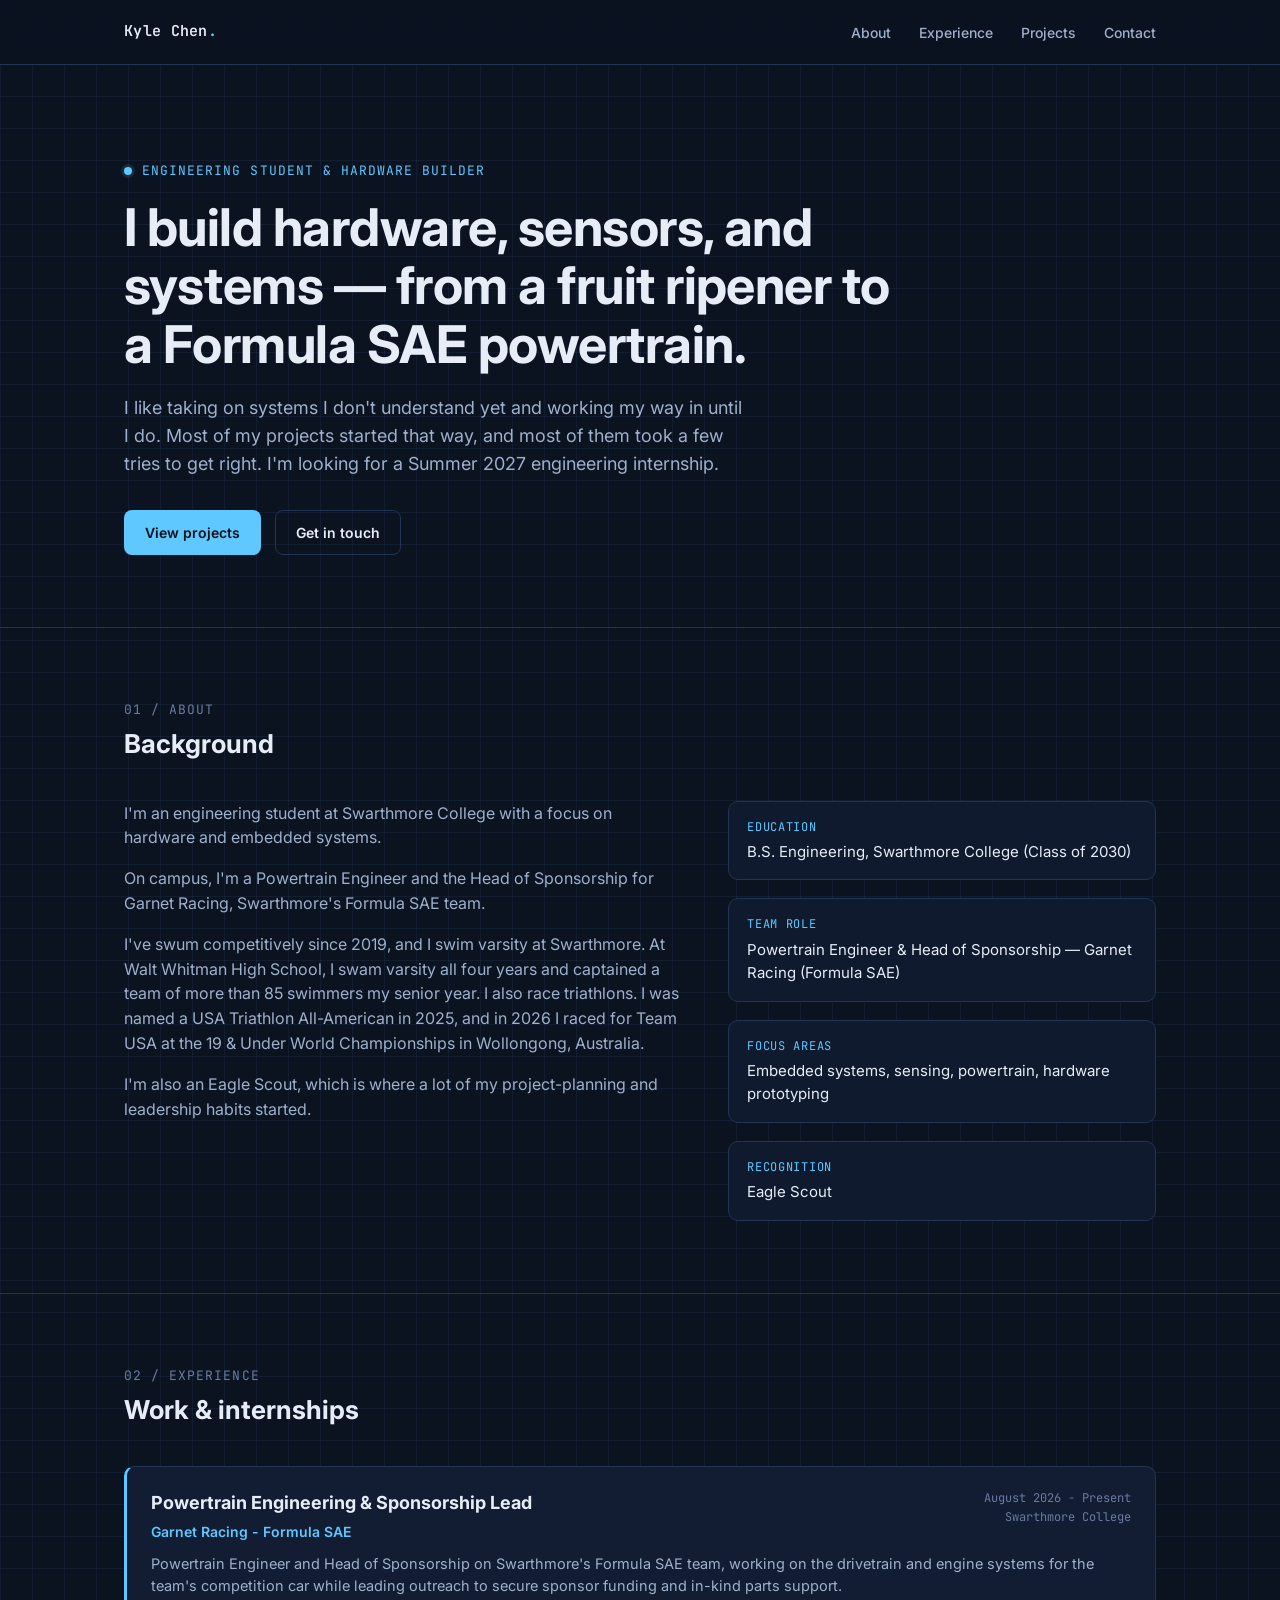
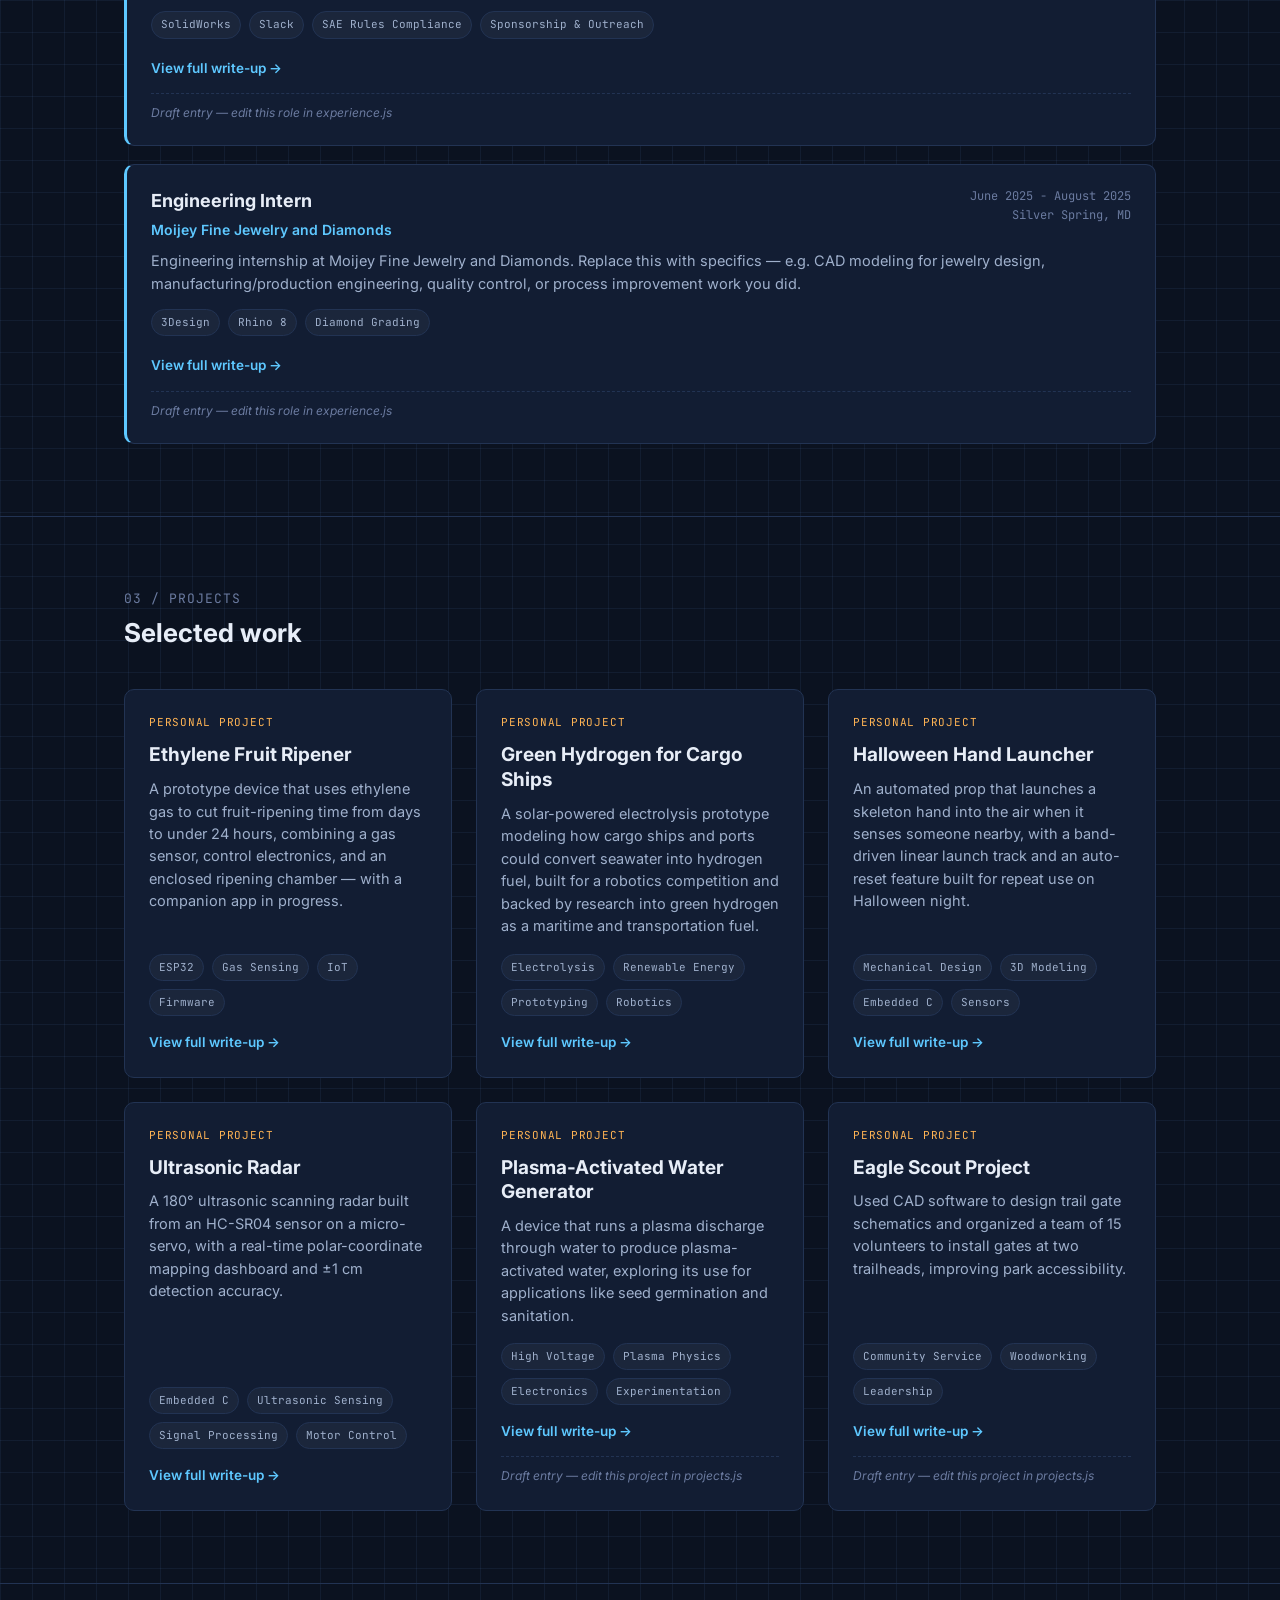
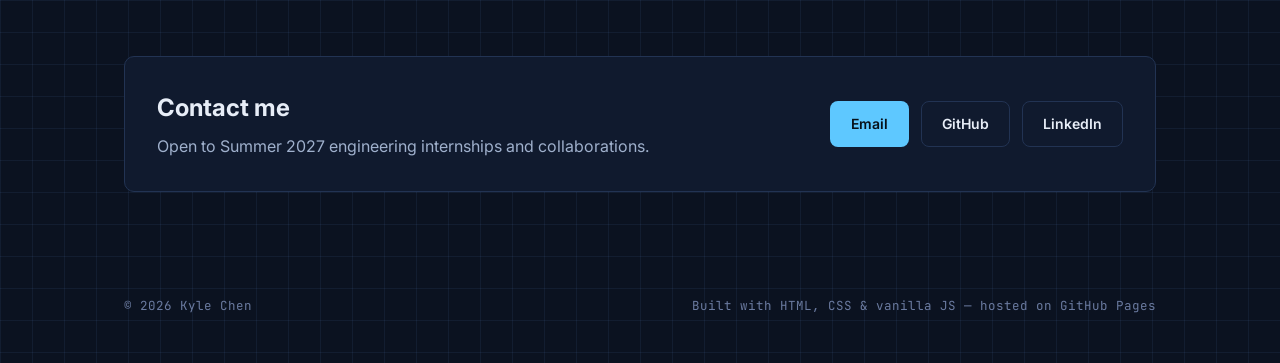
<file: index.html>
<!doctype html>
<html lang="en">
<head>
  <meta charset="UTF-8" />
  <meta name="viewport" content="width=device-width, initial-scale=1.0" />
  <title>Kyle Chen — Engineering Portfolio</title>
  <meta name="description" content="Engineering portfolio of Kyle Chen — Swarthmore College engineering student, Formula SAE powertrain engineer, and hardware/embedded systems builder." />
  <link rel="icon" href="data:image/svg+xml,<svg xmlns=%22http://www.w3.org/2000/svg%22 viewBox=%220 0 100 100%22><rect width=%22100%22 height=%22100%22 rx=%2220%22 fill=%22%230b1220%22/><path d=%22M25 70 L50 25 L75 70%22 stroke=%22%235ec8ff%22 stroke-width=%228%22 fill=%22none%22 stroke-linecap=%22round%22 stroke-linejoin=%22round%22/></svg>" />
  <link rel="preconnect" href="https://fonts.googleapis.com" />
  <link rel="preconnect" href="https://fonts.gstatic.com" crossorigin />
  <link href="https://fonts.googleapis.com/css2?family=Inter:wght@400;500;600;700&family=JetBrains+Mono:wght@400;500;600&display=swap" rel="stylesheet" />
  <link rel="stylesheet" href="styles.css" />
</head>
<body>

  <nav class="nav">
    <div class="wrap">
      <div class="nav-brand">Kyle Chen<span>.</span></div>
      <ul class="nav-links">
        <li><a href="#about">About</a></li>
        <li><a href="#experience">Experience</a></li>
        <li><a href="#projects">Projects</a></li>
        <li><a href="#contact">Contact</a></li>
      </ul>
    </div>
  </nav>

  <header class="hero">
    <div class="wrap">
      <div class="eyebrow">Engineering Student &amp; Hardware Builder</div>
      <h1>I build hardware, sensors, and systems — from a fruit ripener to a Formula SAE powertrain.</h1>
      <p class="lead">
        I like taking on systems I don't understand yet and working my way in
        until I do. Most of my projects started that way, and most of them took
        a few tries to get right. I'm looking for a Summer 2027 engineering
        internship.
      </p>
      <div class="hero-cta">
        <a class="btn btn-primary" href="#projects">View projects</a>
        <a class="btn btn-ghost" href="#contact">Get in touch</a>
      </div>
    </div>
  </header>

  <section id="about">
    <div class="wrap">
      <div class="section-head">
        <div>
          <div class="section-label">01 / About</div>
          <h2>Background</h2>
        </div>
      </div>
      <div class="about-grid">
        <div>
          <p>
            I'm an engineering student at Swarthmore College with a focus on
            hardware and embedded systems.
          </p>
          <p>
            On campus, I'm a Powertrain Engineer and the Head of Sponsorship
            for Garnet Racing, Swarthmore's Formula SAE team.
          </p>
          <p>
            I've swum competitively since 2019, and I swim varsity at
            Swarthmore. At Walt Whitman High School, I swam varsity all four
            years and captained a team of more than 85 swimmers my senior year.
            I also race triathlons. I was named a USA Triathlon All-American in
            2025, and in 2026 I raced for Team USA at the 19 &amp; Under World
            Championships in Wollongong, Australia.
          </p>
          <p>
            I'm also an Eagle Scout, which is where a lot of my project-planning
            and leadership habits started.
          </p>
        </div>
        <ul class="stat-list">
          <li>
            <div class="stat-label">Education</div>
            <div class="stat-value">B.S. Engineering, Swarthmore College (Class of 2030)</div>
          </li>
          <li>
            <div class="stat-label">Team Role</div>
            <div class="stat-value">Powertrain Engineer &amp; Head of Sponsorship — Garnet Racing (Formula SAE)</div>
          </li>
          <li>
            <div class="stat-label">Focus Areas</div>
            <div class="stat-value">Embedded systems, sensing, powertrain, hardware prototyping</div>
          </li>
          <li>
            <div class="stat-label">Recognition</div>
            <div class="stat-value">Eagle Scout</div>
          </li>
        </ul>
      </div>
    </div>
  </section>

  <section id="experience">
    <div class="wrap">
      <div class="section-head">
        <div>
          <div class="section-label">02 / Experience</div>
          <h2>Work &amp; internships</h2>
        </div>
      </div>
      <div class="exp-list" id="experience-list">
        <!-- Rendered from experience.js by main.js -->
      </div>
    </div>
  </section>

  <section id="projects">
    <div class="wrap">
      <div class="section-head">
        <div>
          <div class="section-label">03 / Projects</div>
          <h2>Selected work</h2>
        </div>
      </div>
      <div class="project-grid" id="project-grid">
        <!-- Cards are rendered from projects.js by main.js -->
      </div>
    </div>
  </section>

  <section id="contact">
    <div class="wrap">
      <div class="contact-box">
        <div>
          <h2>Contact me</h2>
          <p>Open to Summer 2027 engineering internships and collaborations.</p>
        </div>
        <div class="contact-links">
          <a class="btn btn-primary" href="mailto:kyle.t.chen@gmail.com">Email</a>
          <a class="btn btn-ghost" href="https://github.com/kyletbchen" target="_blank" rel="noopener">GitHub</a>
          <a class="btn btn-ghost" href="https://www.linkedin.com/in/kyletbchen/" target="_blank" rel="noopener">LinkedIn</a>
        </div>
      </div>
    </div>
  </section>

  <footer>
    <div class="wrap" style="display:flex; justify-content:space-between; width:100%; flex-wrap:wrap; gap:8px;">
      <span>&copy; <span id="year"></span> Kyle Chen</span>
      <span>Built with HTML, CSS &amp; vanilla JS — hosted on GitHub Pages</span>
    </div>
  </footer>

  <script src="experience.js"></script>
  <script src="projects.js"></script>
  <script src="main.js"></script>
  
</body>
</html>
</file>
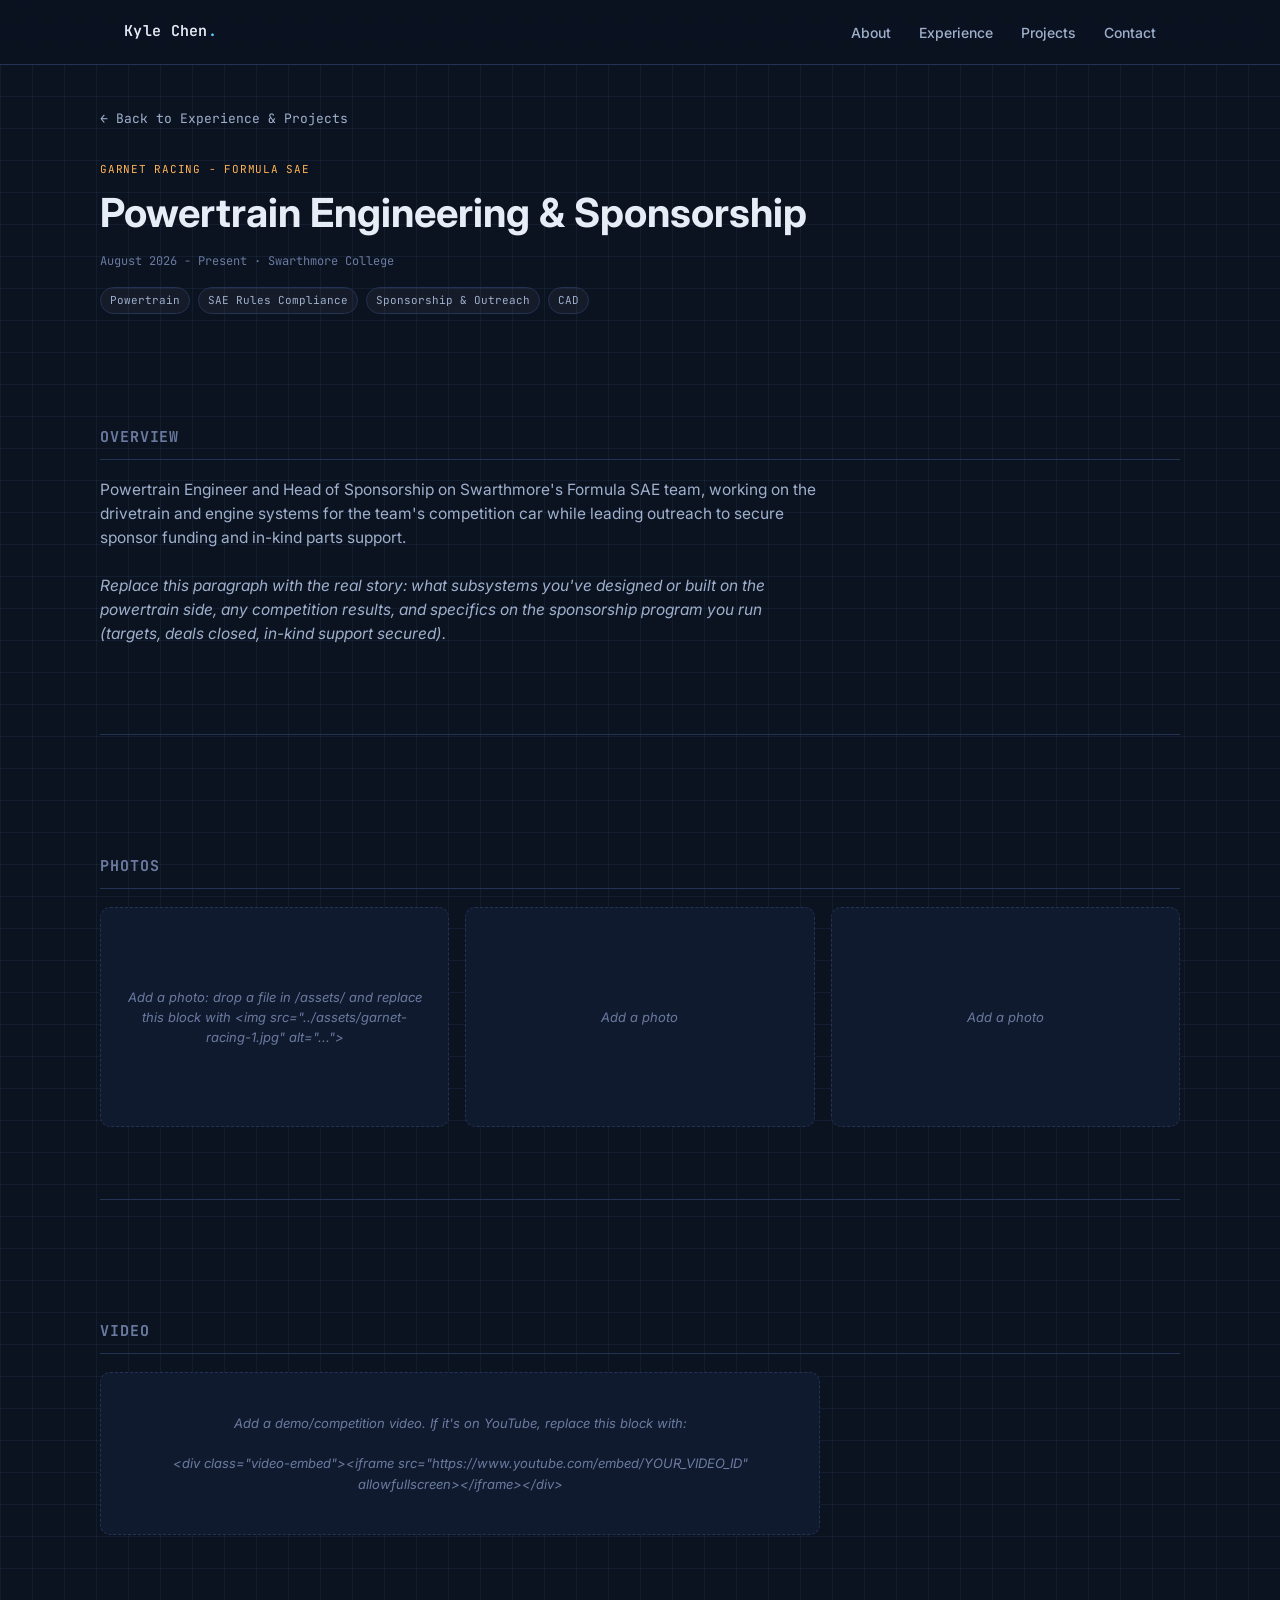
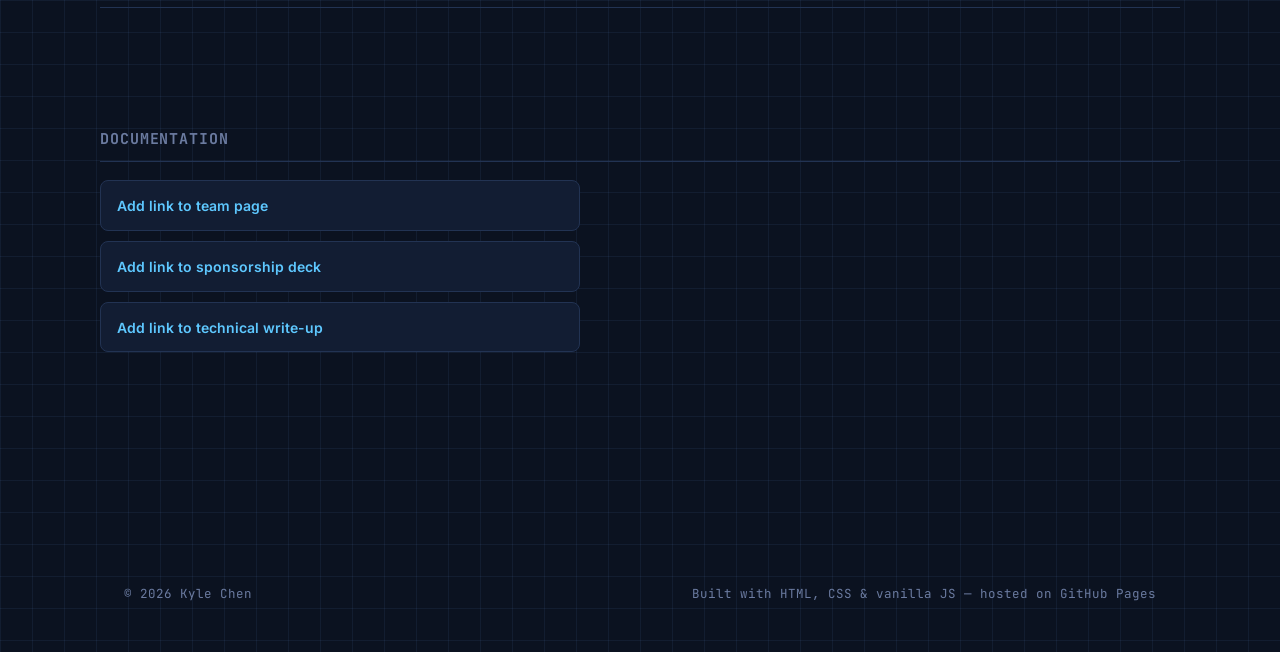
<file: experience/garnet-racing.html>
<!doctype html>
<html lang="en">
<head>
  <meta charset="UTF-8" />
  <meta name="viewport" content="width=device-width, initial-scale=1.0" />
  <title>Garnet Racing — Formula SAE — Kyle Chen</title>
  <meta name="description" content="Powertrain Engineering & Sponsorship at Garnet Racing, Swarthmore's Formula SAE team." />
  <link rel="icon" href="data:image/svg+xml,<svg xmlns=%22http://www.w3.org/2000/svg%22 viewBox=%220 0 100 100%22><rect width=%22100%22 height=%22100%22 rx=%2220%22 fill=%22%230b1220%22/><path d=%22M25 70 L50 25 L75 70%22 stroke=%22%235ec8ff%22 stroke-width=%228%22 fill=%22none%22 stroke-linecap=%22round%22 stroke-linejoin=%22round%22/></svg>" />
  <link rel="preconnect" href="https://fonts.googleapis.com" />
  <link rel="preconnect" href="https://fonts.gstatic.com" crossorigin />
  <link href="https://fonts.googleapis.com/css2?family=Inter:wght@400;500;600;700&family=JetBrains+Mono:wght@400;500;600&display=swap" rel="stylesheet" />
  <link rel="stylesheet" href="../styles.css" />
</head>
<body>

  <nav class="nav">
    <div class="wrap">
      <a class="nav-brand" href="../index.html">Kyle Chen<span>.</span></a>
      <ul class="nav-links">
        <li><a href="../index.html#about">About</a></li>
        <li><a href="../index.html#experience">Experience</a></li>
        <li><a href="../index.html#projects">Projects</a></li>
        <li><a href="../index.html#contact">Contact</a></li>
      </ul>
    </div>
  </nav>

  <div class="wrap detail-wrap">
    <a class="back-link" href="../index.html#experience">&larr; Back to Experience &amp; Projects</a>

    <div class="detail-head">
      <div class="card-tag">Garnet Racing - Formula SAE</div>
      <h1>Powertrain Engineering &amp; Sponsorship</h1>
      <div class="exp-meta" style="text-align:left; margin-bottom: 16px;">August 2026 - Present &middot; Swarthmore College</div>
      <div class="chip-row">
        <span class="chip">Powertrain</span>
        <span class="chip">SAE Rules Compliance</span>
        <span class="chip">Sponsorship &amp; Outreach</span>
        <span class="chip">CAD</span>
      </div>
    </div>

    <section class="detail-section">
      <h2>Overview</h2>
      <p>
        Powertrain Engineer and Head of Sponsorship on Swarthmore's Formula
        SAE team, working on the drivetrain and engine systems for the
        team's competition car while leading outreach to secure sponsor
        funding and in-kind parts support.
        <br /><br />
        <em>Replace this paragraph with the real story: what subsystems
        you've designed or built on the powertrain side, any competition
        results, and specifics on the sponsorship program you run (targets,
        deals closed, in-kind support secured).</em>
      </p>
    </section>

    <section class="detail-section">
      <h2>Photos</h2>
      <div class="gallery-grid">
        <div class="gallery-placeholder">
          Add a photo: drop a file in /assets/ and replace this block with
          &lt;img src="../assets/garnet-racing-1.jpg" alt="..."&gt;
        </div>
        <div class="gallery-placeholder">
          Add a photo
        </div>
        <div class="gallery-placeholder">
          Add a photo
        </div>
      </div>
    </section>

    <section class="detail-section">
      <h2>Video</h2>
      <div class="video-placeholder">
        Add a demo/competition video. If it's on YouTube, replace this block with:<br /><br />
        &lt;div class="video-embed"&gt;&lt;iframe src="https://www.youtube.com/embed/YOUR_VIDEO_ID"
        allowfullscreen&gt;&lt;/iframe&gt;&lt;/div&gt;
      </div>
    </section>

    <section class="detail-section">
      <h2>Documentation</h2>
      <ul class="doc-list">
        <li><a href="#">Add link to team page</a></li>
        <li><a href="#">Add link to sponsorship deck</a></li>
        <li><a href="#">Add link to technical write-up</a></li>
      </ul>
    </section>
  </div>

  <footer>
    <div class="wrap" style="display:flex; justify-content:space-between; width:100%; flex-wrap:wrap; gap:8px;">
      <span>&copy; <span id="year"></span> Kyle Chen</span>
      <span>Built with HTML, CSS &amp; vanilla JS — hosted on GitHub Pages</span>
    </div>
  </footer>

  <script>
    document.getElementById("year").textContent = new Date().getFullYear();
  </script>
</body>
</html>
</file>
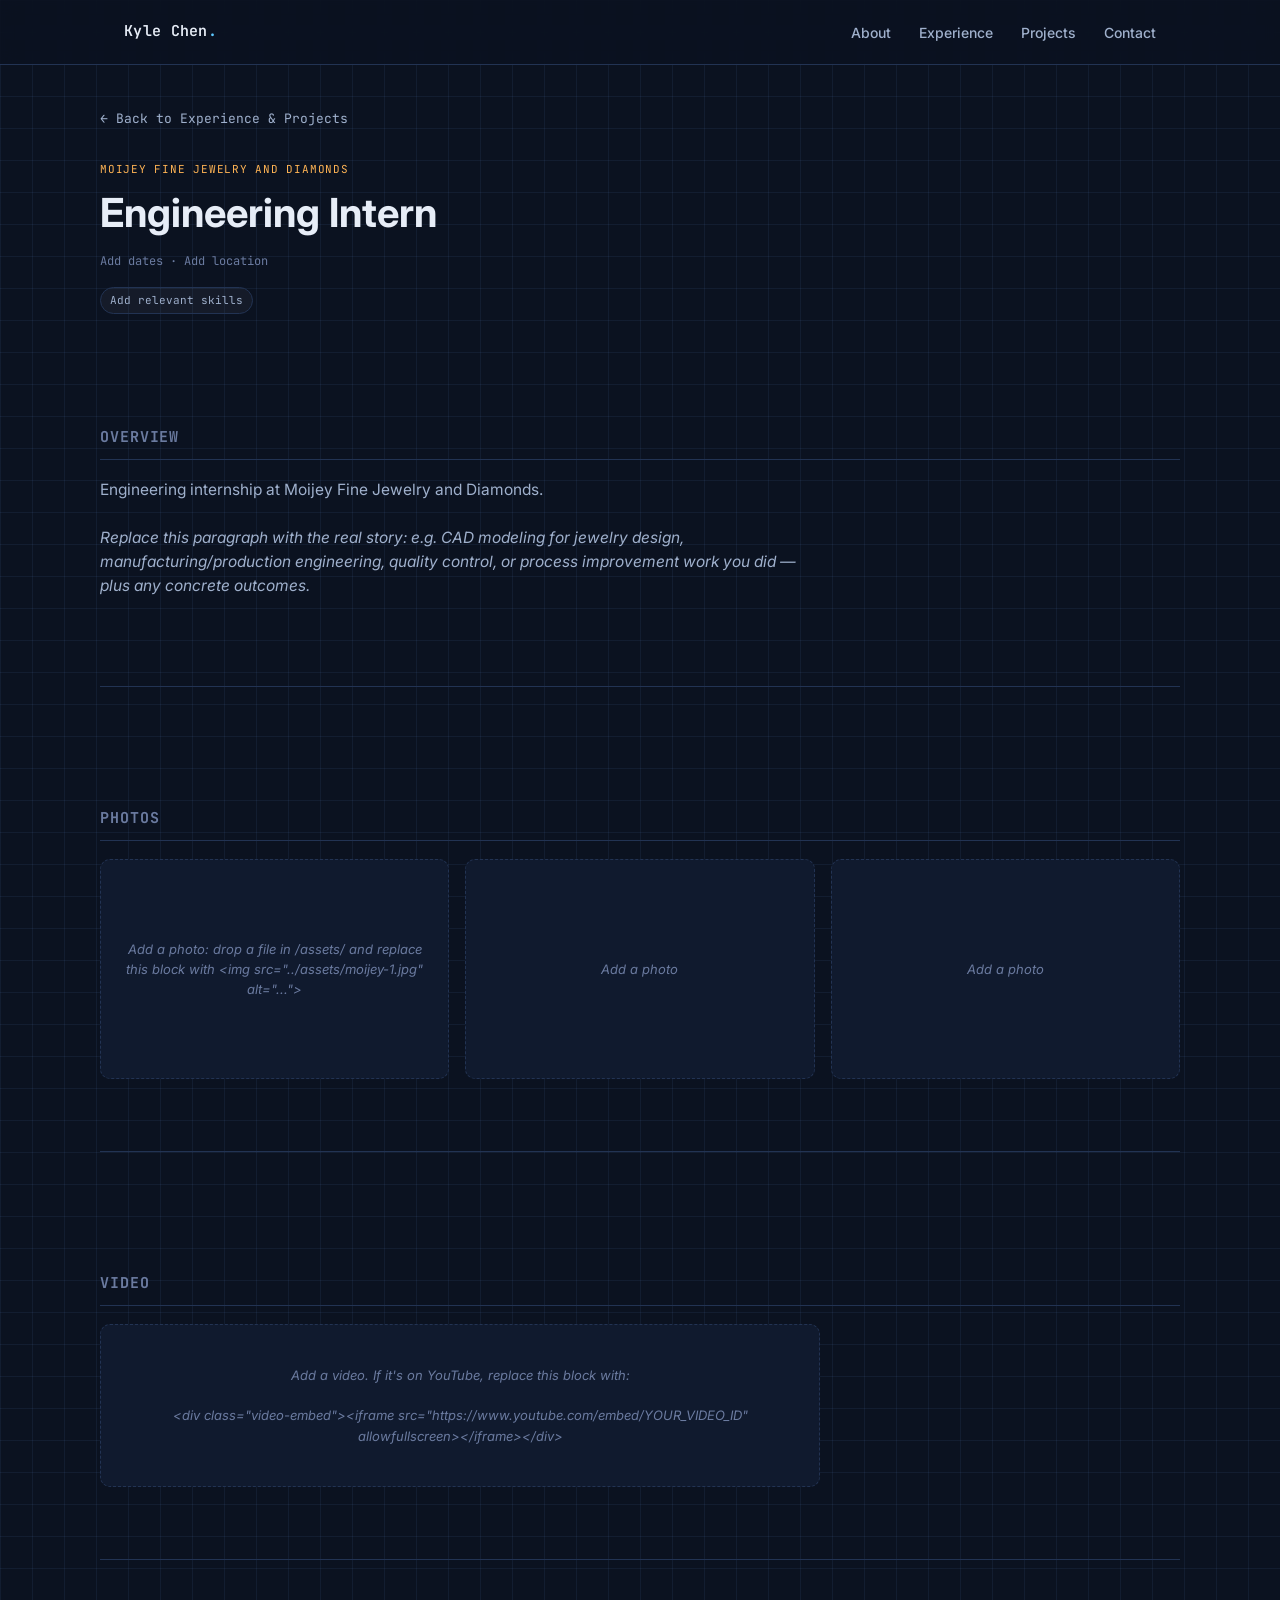
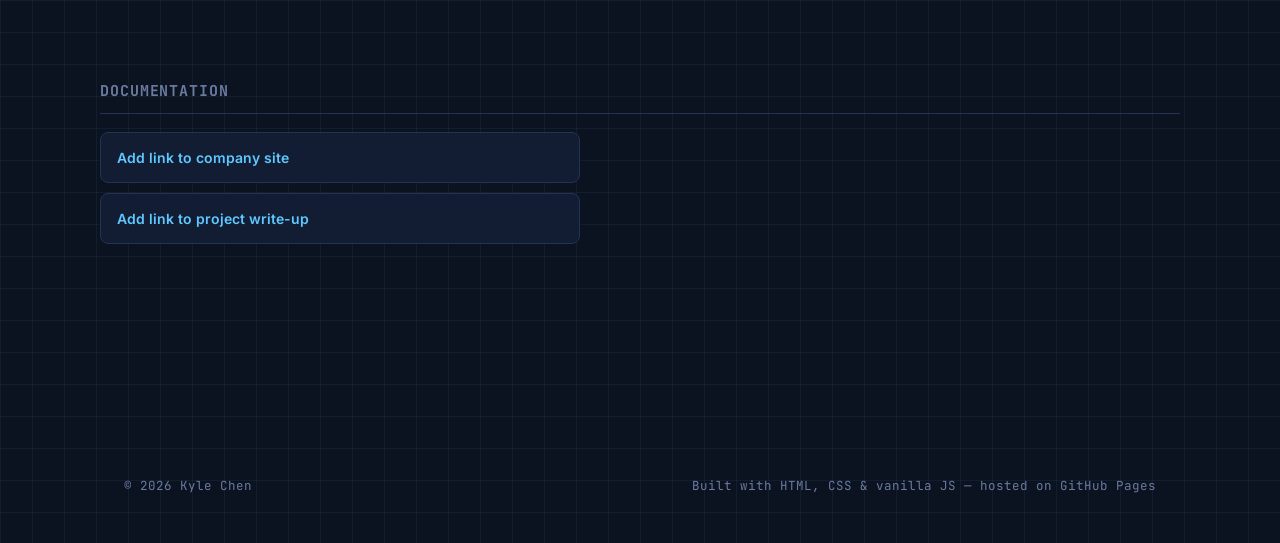
<file: experience/moijey-fine-jewelry.html>
<!doctype html>
<html lang="en">
<head>
  <meta charset="UTF-8" />
  <meta name="viewport" content="width=device-width, initial-scale=1.0" />
  <title>Moijey Fine Jewelry and Diamonds — Kyle Chen</title>
  <meta name="description" content="Engineering internship at Moijey Fine Jewelry and Diamonds." />
  <link rel="icon" href="data:image/svg+xml,<svg xmlns=%22http://www.w3.org/2000/svg%22 viewBox=%220 0 100 100%22><rect width=%22100%22 height=%22100%22 rx=%2220%22 fill=%22%230b1220%22/><path d=%22M25 70 L50 25 L75 70%22 stroke=%22%235ec8ff%22 stroke-width=%228%22 fill=%22none%22 stroke-linecap=%22round%22 stroke-linejoin=%22round%22/></svg>" />
  <link rel="preconnect" href="https://fonts.googleapis.com" />
  <link rel="preconnect" href="https://fonts.gstatic.com" crossorigin />
  <link href="https://fonts.googleapis.com/css2?family=Inter:wght@400;500;600;700&family=JetBrains+Mono:wght@400;500;600&display=swap" rel="stylesheet" />
  <link rel="stylesheet" href="../styles.css" />
</head>
<body>

  <nav class="nav">
    <div class="wrap">
      <a class="nav-brand" href="../index.html">Kyle Chen<span>.</span></a>
      <ul class="nav-links">
        <li><a href="../index.html#about">About</a></li>
        <li><a href="../index.html#experience">Experience</a></li>
        <li><a href="../index.html#projects">Projects</a></li>
        <li><a href="../index.html#contact">Contact</a></li>
      </ul>
    </div>
  </nav>

  <div class="wrap detail-wrap">
    <a class="back-link" href="../index.html#experience">&larr; Back to Experience &amp; Projects</a>

    <div class="detail-head">
      <div class="card-tag">Moijey Fine Jewelry and Diamonds</div>
      <h1>Engineering Intern</h1>
      <div class="exp-meta" style="text-align:left; margin-bottom: 16px;">Add dates &middot; Add location</div>
      <div class="chip-row">
        <span class="chip">Add relevant skills</span>
      </div>
    </div>

    <section class="detail-section">
      <h2>Overview</h2>
      <p>
        Engineering internship at Moijey Fine Jewelry and Diamonds.
        <br /><br />
        <em>Replace this paragraph with the real story: e.g. CAD modeling
        for jewelry design, manufacturing/production engineering, quality
        control, or process improvement work you did — plus any concrete
        outcomes.</em>
      </p>
    </section>

    <section class="detail-section">
      <h2>Photos</h2>
      <div class="gallery-grid">
        <div class="gallery-placeholder">
          Add a photo: drop a file in /assets/ and replace this block with
          &lt;img src="../assets/moijey-1.jpg" alt="..."&gt;
        </div>
        <div class="gallery-placeholder">
          Add a photo
        </div>
        <div class="gallery-placeholder">
          Add a photo
        </div>
      </div>
    </section>

    <section class="detail-section">
      <h2>Video</h2>
      <div class="video-placeholder">
        Add a video. If it's on YouTube, replace this block with:<br /><br />
        &lt;div class="video-embed"&gt;&lt;iframe src="https://www.youtube.com/embed/YOUR_VIDEO_ID"
        allowfullscreen&gt;&lt;/iframe&gt;&lt;/div&gt;
      </div>
    </section>

    <section class="detail-section">
      <h2>Documentation</h2>
      <ul class="doc-list">
        <li><a href="#">Add link to company site</a></li>
        <li><a href="#">Add link to project write-up</a></li>
      </ul>
    </section>
  </div>

  <footer>
    <div class="wrap" style="display:flex; justify-content:space-between; width:100%; flex-wrap:wrap; gap:8px;">
      <span>&copy; <span id="year"></span> Kyle Chen</span>
      <span>Built with HTML, CSS &amp; vanilla JS — hosted on GitHub Pages</span>
    </div>
  </footer>

  <script>
    document.getElementById("year").textContent = new Date().getFullYear();
  </script>
</body>
</html>
</file>
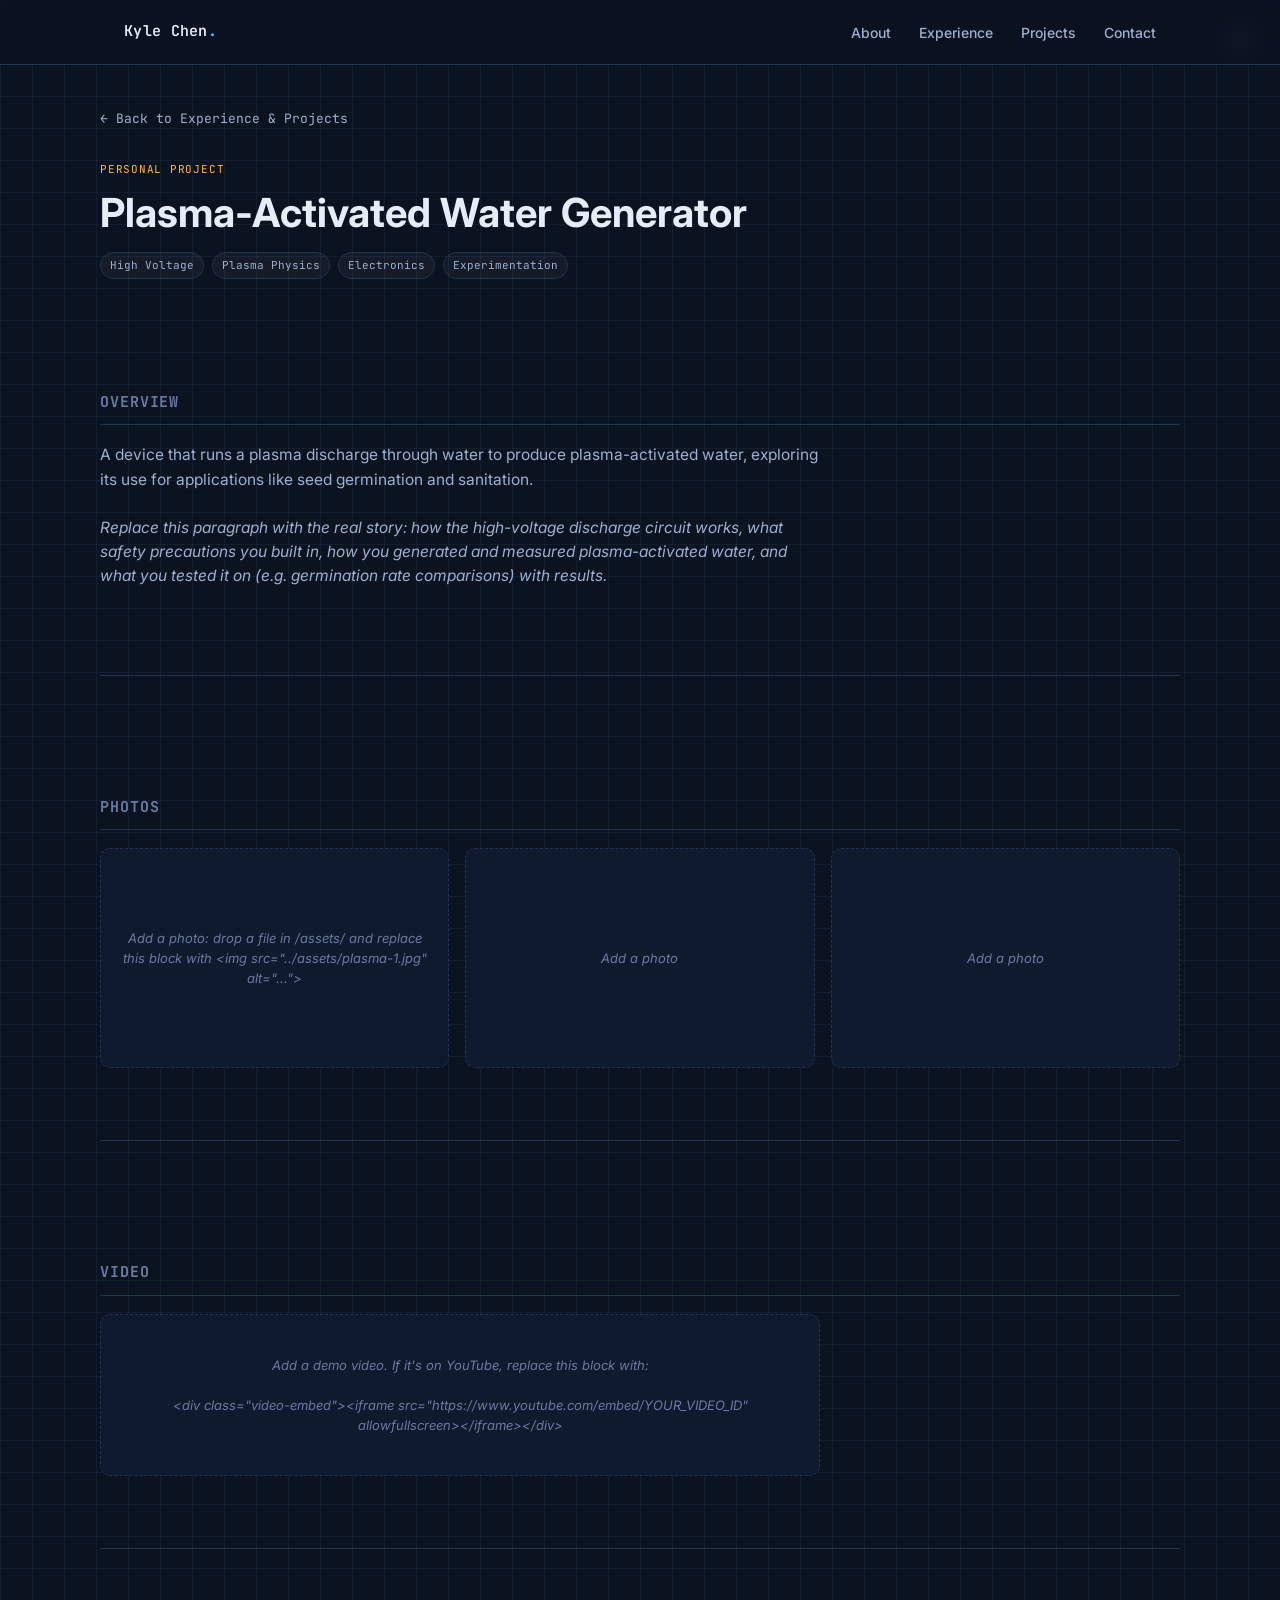
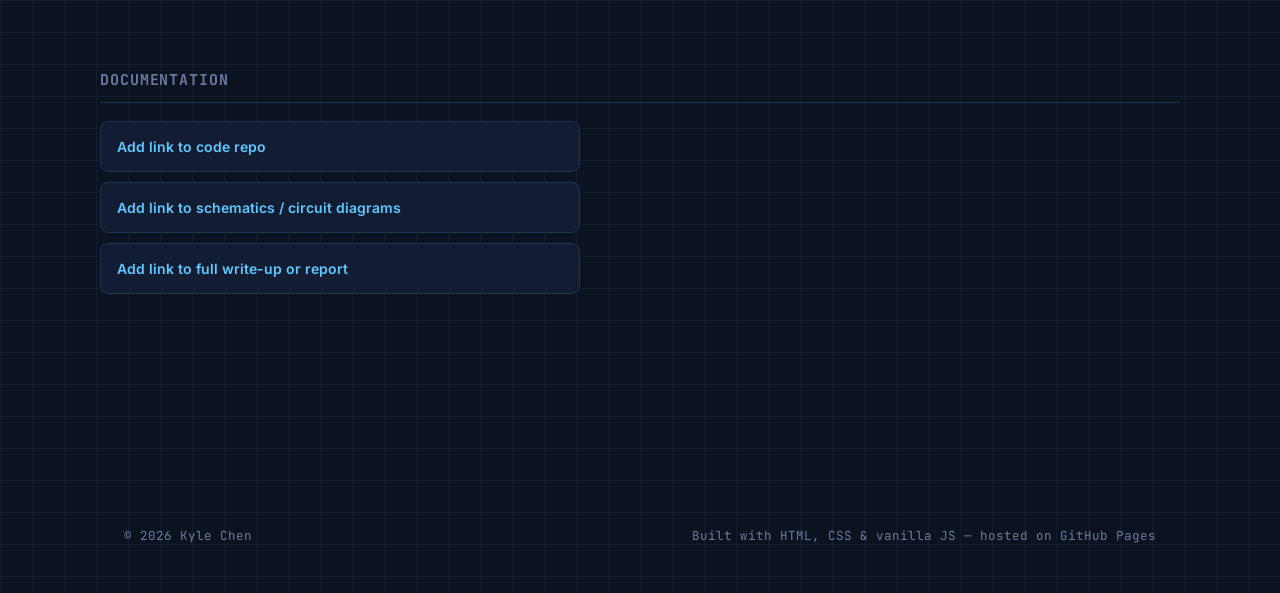
<file: projects/plasma-water-generator.html>
<!doctype html>
<html lang="en">
<head>
  <meta charset="UTF-8" />
  <meta name="viewport" content="width=device-width, initial-scale=1.0" />
  <title>Plasma-Activated Water Generator — Kyle Chen</title>
  <meta name="description" content="Project write-up: a device that runs a plasma discharge through water to produce plasma-activated water." />
  <link rel="icon" href="data:image/svg+xml,<svg xmlns=%22http://www.w3.org/2000/svg%22 viewBox=%220 0 100 100%22><rect width=%22100%22 height=%22100%22 rx=%2220%22 fill=%22%230b1220%22/><path d=%22M25 70 L50 25 L75 70%22 stroke=%22%235ec8ff%22 stroke-width=%228%22 fill=%22none%22 stroke-linecap=%22round%22 stroke-linejoin=%22round%22/></svg>" />
  <link rel="preconnect" href="https://fonts.googleapis.com" />
  <link rel="preconnect" href="https://fonts.gstatic.com" crossorigin />
  <link href="https://fonts.googleapis.com/css2?family=Inter:wght@400;500;600;700&family=JetBrains+Mono:wght@400;500;600&display=swap" rel="stylesheet" />
  <link rel="stylesheet" href="../styles.css" />
</head>
<body>

  <nav class="nav">
    <div class="wrap">
      <a class="nav-brand" href="../index.html">Kyle Chen<span>.</span></a>
      <ul class="nav-links">
        <li><a href="../index.html#about">About</a></li>
        <li><a href="../index.html#experience">Experience</a></li>
        <li><a href="../index.html#projects">Projects</a></li>
        <li><a href="../index.html#contact">Contact</a></li>
      </ul>
    </div>
  </nav>

  <div class="wrap detail-wrap">
    <a class="back-link" href="../index.html#experience">&larr; Back to Experience &amp; Projects</a>

    <div class="detail-head">
      <div class="card-tag">Personal Project</div>
      <h1>Plasma-Activated Water Generator</h1>
      <div class="chip-row">
        <span class="chip">High Voltage</span>
        <span class="chip">Plasma Physics</span>
        <span class="chip">Electronics</span>
        <span class="chip">Experimentation</span>
      </div>
    </div>

    <section class="detail-section">
      <h2>Overview</h2>
      <p>
        A device that runs a plasma discharge through water to produce
        plasma-activated water, exploring its use for applications like seed
        germination and sanitation.
        <br /><br />
        <em>Replace this paragraph with the real story: how the high-voltage
        discharge circuit works, what safety precautions you built in, how
        you generated and measured plasma-activated water, and what you
        tested it on (e.g. germination rate comparisons) with results.</em>
      </p>
    </section>

    <section class="detail-section">
      <h2>Photos</h2>
      <div class="gallery-grid">
        <div class="gallery-placeholder">
          Add a photo: drop a file in /assets/ and replace this block with
          &lt;img src="../assets/plasma-1.jpg" alt="..."&gt;
        </div>
        <div class="gallery-placeholder">
          Add a photo
        </div>
        <div class="gallery-placeholder">
          Add a photo
        </div>
      </div>
    </section>

    <section class="detail-section">
      <h2>Video</h2>
      <div class="video-placeholder">
        Add a demo video. If it's on YouTube, replace this block with:<br /><br />
        &lt;div class="video-embed"&gt;&lt;iframe src="https://www.youtube.com/embed/YOUR_VIDEO_ID"
        allowfullscreen&gt;&lt;/iframe&gt;&lt;/div&gt;
      </div>
    </section>

    <section class="detail-section">
      <h2>Documentation</h2>
      <ul class="doc-list">
        <li><a href="#">Add link to code repo</a></li>
        <li><a href="#">Add link to schematics / circuit diagrams</a></li>
        <li><a href="#">Add link to full write-up or report</a></li>
      </ul>
    </section>
  </div>

  <footer>
    <div class="wrap" style="display:flex; justify-content:space-between; width:100%; flex-wrap:wrap; gap:8px;">
      <span>&copy; <span id="year"></span> Kyle Chen</span>
      <span>Built with HTML, CSS &amp; vanilla JS — hosted on GitHub Pages</span>
    </div>
  </footer>

  <script>
    document.getElementById("year").textContent = new Date().getFullYear();
  </script>

<div id="lightbox" class="lightbox">
  <button class="lightbox-close" aria-label="Close">×</button>
  <div id="lightbox-content" class="lightbox-content"></div>
</div>

<script>
  const lightbox = document.getElementById('lightbox');
  const content = document.getElementById('lightbox-content');

  function openLightbox(el, type) {
    content.innerHTML = '';
    content.className = 'lightbox-content ' + type;
    content.appendChild(el);
    lightbox.classList.add('open');
    document.body.style.overflow = 'hidden';
  }

  function closeLightbox() {
    lightbox.classList.remove('open');
    content.innerHTML = '';   // also stops any playing video
    document.body.style.overflow = '';
  }

  // Photos
  document.querySelectorAll('.gallery-grid img').forEach(img => {
    img.addEventListener('click', () => {
      const big = document.createElement('img');
      big.src = img.src;
      big.alt = img.alt;
      openLightbox(big, 'is-image');
    });
  });

  // Videos: add an expand button to each embed
  document.querySelectorAll('.video-embed').forEach(wrap => {
    const media = wrap.querySelector('iframe, video');
    if (!media) return;
    const btn = document.createElement('button');
    btn.className = 'expand-btn';
    btn.setAttribute('aria-label', 'Expand video');
    btn.textContent = '⤢';
    btn.addEventListener('click', () => {
      const big = media.cloneNode(true);
      big.setAttribute('allowfullscreen', '');
      openLightbox(big, 'is-video');
    });
    wrap.appendChild(btn);
  });

  // Documents (desktop only)
  document.querySelectorAll('.doc-list a').forEach(link => {
    link.addEventListener('click', e => {
      if (window.matchMedia('(max-width: 760px)').matches) return;
      e.preventDefault();
      const frame = document.createElement('iframe');
      frame.src = link.href;
      frame.title = link.textContent;
      openLightbox(frame, 'is-doc');
    });
  });

  // Close on background/X click or Esc
  lightbox.addEventListener('click', closeLightbox);
  document.addEventListener('keydown', e => {
    if (e.key === 'Escape') closeLightbox();
  });
</script>
</body>
</html>
</file>
<file: styles.css>
/* ==========================================================================
   Kyle Chen — Engineering Portfolio
   Design language: drafting-table blueprint. Navy ground, cyan/amber accents,
   faint grid, monospace for technical labels, clean sans for reading text.
   ========================================================================== */

:root {
  --bg: #0b1220;
  --bg-elev: #101a2e;
  --bg-card: #121d33;
  --grid-line: rgba(120, 170, 255, 0.07);
  --border: #223353;
  --border-hover: #3a5580;
  --text: #e7edf7;
  --text-dim: #9fb0cc;
  --text-faint: #6b7ba0;
  --accent: #5ec8ff;       /* blueprint cyan */
  --accent-2: #ffb454;     /* drafting amber, sparingly */
  --accent-soft: rgba(94, 200, 255, 0.12);
  --mono: "JetBrains Mono", "SFMono-Regular", Consolas, "Liberation Mono", Menlo, monospace;
  --sans: "Inter", -apple-system, BlinkMacSystemFont, "Segoe UI", Roboto, Helvetica, Arial, sans-serif;
  --radius: 10px;
  --max-width: 1080px;
}

* { box-sizing: border-box; }

html {
  scroll-behavior: smooth;
}

body {
  margin: 0;
  background-color: var(--bg);
  background-image:
    linear-gradient(var(--grid-line) 1px, transparent 1px),
    linear-gradient(90deg, var(--grid-line) 1px, transparent 1px);
  background-size: 32px 32px;
  color: var(--text);
  font-family: var(--sans);
  line-height: 1.55;
  -webkit-font-smoothing: antialiased;
}

::selection {
  background: var(--accent-soft);
  color: var(--text);
}

a { color: var(--accent); text-decoration: none; }
a:hover { text-decoration: underline; }

.wrap {
  max-width: var(--max-width);
  margin: 0 auto;
  padding: 0 24px;
}

/* ---------- Nav ---------- */

.nav {
  position: sticky;
  top: 0;
  z-index: 50;
  background: rgba(11, 18, 32, 0.85);
  backdrop-filter: blur(8px);
  border-bottom: 1px solid var(--border);
}

.nav .wrap {
  display: flex;
  align-items: center;
  justify-content: space-between;
  height: 64px;
}

.nav-brand {
  font-family: var(--mono);
  font-weight: 600;
  font-size: 15px;
  color: var(--text);
  letter-spacing: 0.02em;
}

.nav-brand span { color: var(--accent); }

.nav-links {
  display: flex;
  gap: 28px;
  list-style: none;
  margin: 0;
  padding: 0;
}

.nav-links a {
  color: var(--text-dim);
  font-size: 14px;
  font-weight: 500;
}

.nav-links a:hover { color: var(--text); text-decoration: none; }

/* ---------- Hero ---------- */

.hero {
  padding: 96px 0 72px;
  border-bottom: 1px solid var(--border);
}

.eyebrow {
  font-family: var(--mono);
  font-size: 13px;
  color: var(--accent);
  letter-spacing: 0.08em;
  text-transform: uppercase;
  margin-bottom: 18px;
  display: flex;
  align-items: center;
  gap: 10px;
}

.eyebrow::before {
  content: "";
  width: 8px;
  height: 8px;
  background: var(--accent);
  border-radius: 50%;
  box-shadow: 0 0 0 3px var(--accent-soft);
}

.hero h1 {
  font-size: clamp(32px, 5vw, 52px);
  line-height: 1.12;
  margin: 0 0 20px;
  letter-spacing: -0.01em;
  max-width: 780px;
}

.hero p.lead {
  font-size: 18px;
  color: var(--text-dim);
  max-width: 620px;
  margin: 0 0 32px;
}

.hero-cta {
  display: flex;
  gap: 14px;
  flex-wrap: wrap;
}

.btn {
  display: inline-flex;
  align-items: center;
  gap: 8px;
  padding: 11px 20px;
  border-radius: 8px;
  font-size: 14px;
  font-weight: 600;
  font-family: var(--sans);
  border: 1px solid transparent;
  cursor: pointer;
  transition: all 0.15s ease;
}

.btn:hover { text-decoration: none; }

.btn-primary {
  background: var(--accent);
  color: #071018;
}

.btn-primary:hover { background: #7fd4ff; }

.btn-ghost {
  background: transparent;
  border-color: var(--border);
  color: var(--text);
}

.btn-ghost:hover { border-color: var(--accent); color: var(--accent); }

/* ---------- Section shell ---------- */

section { padding: 72px 0; border-bottom: 1px solid var(--border); }
section:last-of-type { border-bottom: none; }

.section-head {
  display: flex;
  align-items: baseline;
  justify-content: space-between;
  margin-bottom: 36px;
  gap: 16px;
  flex-wrap: wrap;
}

.section-label {
  font-family: var(--mono);
  font-size: 13px;
  color: var(--text-faint);
  letter-spacing: 0.08em;
  text-transform: uppercase;
}

.section-head h2 {
  font-size: 26px;
  margin: 4px 0 0;
}

/* ---------- About ---------- */

.about-grid {
  display: grid;
  grid-template-columns: 1.3fr 1fr;
  gap: 48px;
}

.about-grid p { color: var(--text-dim); margin: 0 0 16px; }

.stat-list {
  list-style: none;
  margin: 0;
  padding: 0;
  display: flex;
  flex-direction: column;
  gap: 18px;
}

.stat-list li {
  border: 1px solid var(--border);
  border-radius: var(--radius);
  padding: 16px 18px;
  background: var(--bg-elev);
}

.stat-list .stat-label {
  font-family: var(--mono);
  font-size: 12px;
  color: var(--accent);
  text-transform: uppercase;
  letter-spacing: 0.06em;
  margin-bottom: 4px;
}

.stat-list .stat-value {
  font-size: 15px;
  color: var(--text);
}

/* ---------- Projects ---------- */

.project-grid {
  display: grid;
  grid-template-columns: repeat(auto-fill, minmax(300px, 1fr));
  gap: 24px;
}

.card {
  background: var(--bg-card);
  border: 1px solid var(--border);
  border-radius: var(--radius);
  padding: 24px;
  display: flex;
  flex-direction: column;
  transition: border-color 0.15s ease, transform 0.15s ease;
}

.card:hover {
  border-color: var(--accent);
  transform: translateY(-2px);
}

.card-tag {
  font-family: var(--mono);
  font-size: 11px;
  color: var(--accent-2);
  text-transform: uppercase;
  letter-spacing: 0.07em;
  margin-bottom: 12px;
}

.card h3 {
  margin: 0 0 10px;
  font-size: 19px;
  line-height: 1.3;
}

.card p {
  color: var(--text-dim);
  font-size: 14.5px;
  margin: 0 0 16px;
  flex-grow: 1;
}

.chip-row {
  display: flex;
  flex-wrap: wrap;
  gap: 8px;
  margin-bottom: 16px;
}

.chip {
  font-family: var(--mono);
  font-size: 11px;
  color: var(--text-dim);
  background: rgba(255, 255, 255, 0.04);
  border: 1px solid var(--border);
  padding: 4px 9px;
  border-radius: 999px;
}

.card-link {
  font-size: 13.5px;
  font-weight: 600;
  color: var(--accent);
  margin-top: auto;
}

.card-placeholder-note {
  font-size: 12px;
  color: var(--text-faint);
  font-style: italic;
  border-top: 1px dashed var(--border);
  margin-top: 14px;
  padding-top: 10px;
}

/* ---------- Experience ---------- */

.exp-list {
  display: flex;
  flex-direction: column;
  gap: 18px;
}

.exp-item {
  background: var(--bg-card);
  border: 1px solid var(--border);
  border-left: 3px solid var(--accent);
  border-radius: var(--radius);
  padding: 22px 24px;
}

.exp-head {
  display: flex;
  align-items: flex-start;
  justify-content: space-between;
  gap: 16px;
  flex-wrap: wrap;
  margin-bottom: 10px;
}

.exp-head h3 {
  margin: 0 0 4px;
  font-size: 18px;
}

.exp-company {
  font-size: 14px;
  color: var(--accent);
  font-weight: 600;
}

.exp-meta {
  text-align: right;
  font-family: var(--mono);
  font-size: 12px;
  color: var(--text-faint);
  white-space: nowrap;
}

.exp-item p {
  color: var(--text-dim);
  font-size: 14.5px;
  margin: 0 0 14px;
}

/* ---------- Contact ---------- */

.contact-box {
  display: flex;
  align-items: center;
  justify-content: space-between;
  gap: 24px;
  flex-wrap: wrap;
  background: var(--bg-elev);
  border: 1px solid var(--border);
  border-radius: var(--radius);
  padding: 32px;
}

.contact-box h2 { margin: 0 0 8px; font-size: 24px; }
.contact-box p { margin: 0; color: var(--text-dim); }

.contact-links {
  display: flex;
  gap: 12px;
  flex-wrap: wrap;
}

/* ---------- Footer ---------- */

footer {
  padding: 32px 0 48px;
  font-family: var(--mono);
  font-size: 12.5px;
  color: var(--text-faint);
  display: flex;
  justify-content: space-between;
  flex-wrap: wrap;
  gap: 8px;
}

/* ---------- Project detail pages ---------- */

.detail-wrap {
  padding: 40px 0 80px;
}

.back-link {
  display: inline-flex;
  align-items: center;
  gap: 6px;
  font-family: var(--mono);
  font-size: 13px;
  color: var(--text-dim);
  margin-bottom: 32px;
}

.back-link:hover { color: var(--accent); text-decoration: none; }

.detail-head { margin-bottom: 40px; }

.detail-head h1 {
  font-size: clamp(28px, 4vw, 40px);
  line-height: 1.15;
  margin: 8px 0 16px;
}

.detail-section {
  margin-bottom: 48px;
}

.detail-section h2 {
  font-size: 15px;
  font-family: var(--mono);
  text-transform: uppercase;
  letter-spacing: 0.06em;
  color: var(--text-faint);
  margin: 0 0 18px;
  padding-bottom: 10px;
  border-bottom: 1px solid var(--border);
}

.detail-section p {
  color: var(--text-dim);
  font-size: 15.5px;
  max-width: 720px;
}

.gallery-grid {
  display: grid;
  grid-template-columns: repeat(auto-fill, minmax(260px, 1fr));
  gap: 16px;
}

.gallery-grid img {
  width: 100%;
  height: auto;
  max-height: 420px;
  object-fit: contain;
  border-radius: var(--radius);
  border: 1px solid var(--border);
  background: var(--bg-elev);
  display: block;
  cursor: zoom-in;
  transition: border-color 0.15s ease, opacity 0.15s ease;
}

.gallery-grid img:hover {
  border-color: var(--accent);
  opacity: 0.92;
}

.gallery-placeholder {
  height: 220px;
  border: 1px dashed var(--border);
  border-radius: var(--radius);
  background: var(--bg-elev);
  color: var(--text-faint);
  font-size: 13px;
  font-style: italic;
  display: flex;
  align-items: center;
  justify-content: center;
  text-align: center;
  padding: 20px;
}

.video-placeholder {
  border: 1px dashed var(--border);
  border-radius: var(--radius);
  background: var(--bg-elev);
  color: var(--text-faint);
  font-size: 13px;
  font-style: italic;
  padding: 40px 20px;
  text-align: center;
  max-width: 720px;
}

.video-embed {
  position: relative;
  width: 100%;
  max-width: 720px;
  aspect-ratio: 16 / 9;
  border-radius: var(--radius);
  overflow: hidden;
  border: 1px solid var(--border);
}

.video-embed iframe {
  width: 100%;
  height: 100%;
  border: 0;
}

.doc-list {
  list-style: none;
  margin: 0;
  padding: 0;
  display: flex;
  flex-direction: column;
  gap: 10px;
  max-width: 480px;
}

.doc-list li {
  border: 1px solid var(--border);
  border-radius: 8px;
  padding: 12px 16px;
  background: var(--bg-card);
}

.doc-list a { font-weight: 600; font-size: 14px; }

.doc-list img {
  display: block;
  width: 100%;
  height: auto;
  object-fit: contain;
  border-radius: 8px;
  border: 1px solid var(--border);
  cursor: zoom-in;
  transition: border-color 0.15s ease, opacity 0.15s ease;
}

.doc-list img:hover {
  border-color: var(--accent);
  opacity: 0.92;
}

.doc-list li:has(img) {
  padding: 10px;
}

.doc-list .doc-caption {
  display: block;
  margin-top: 8px;
  font-size: 13px;
  font-weight: 600;
  color: var(--text-dim);
}

/* ---------- Lightbox ---------- */

.lightbox-overlay {
  position: fixed;
  inset: 0;
  z-index: 1000;
  display: none;
  align-items: center;
  justify-content: center;
  flex-direction: column;
  padding: 72px 24px;
  background: rgba(5, 10, 20, 0.92);
  backdrop-filter: blur(4px);
}

.lightbox-overlay.is-open {
  display: flex;
}

.lightbox-overlay img {
  max-width: min(90vw, 1100px);
  max-height: 76vh;
  object-fit: contain;
  border-radius: var(--radius);
  border: 1px solid var(--border);
  box-shadow: 0 24px 64px rgba(0, 0, 0, 0.5);
}

.lightbox-caption {
  margin-top: 16px;
  max-width: 80vw;
  text-align: center;
  color: var(--text-dim);
  font-size: 13.5px;
}

.lightbox-counter {
  margin-top: 6px;
  font-family: var(--mono);
  font-size: 12px;
  color: var(--text-faint);
  letter-spacing: 0.04em;
}

.lightbox-close,
.lightbox-nav {
  position: absolute;
  display: flex;
  align-items: center;
  justify-content: center;
  background: var(--bg-card);
  border: 1px solid var(--border);
  color: var(--text);
  border-radius: 50%;
  cursor: pointer;
  transition: border-color 0.15s ease, color 0.15s ease;
  font-family: var(--sans);
  line-height: 1;
}

.lightbox-close:hover,
.lightbox-nav:hover {
  border-color: var(--accent);
  color: var(--accent);
}

.lightbox-close {
  top: 20px;
  right: 20px;
  width: 40px;
  height: 40px;
  font-size: 20px;
}

.lightbox-nav {
  top: 50%;
  transform: translateY(-50%);
  width: 46px;
  height: 46px;
  font-size: 22px;
}

.lightbox-prev { left: 16px; }
.lightbox-next { right: 16px; }

@media (max-width: 640px) {
  .lightbox-overlay { padding: 56px 16px; }
  .lightbox-nav { width: 38px; height: 38px; font-size: 18px; }
  .lightbox-prev { left: 6px; }
  .lightbox-next { right: 6px; }
}

/* ---------- Responsive ---------- */

@media (max-width: 760px) {
  .about-grid { grid-template-columns: 1fr; }
  .nav-links { gap: 16px; }
  .hero { padding: 64px 0 48px; }
  .contact-box { flex-direction: column; align-items: flex-start; }
}
</file>
